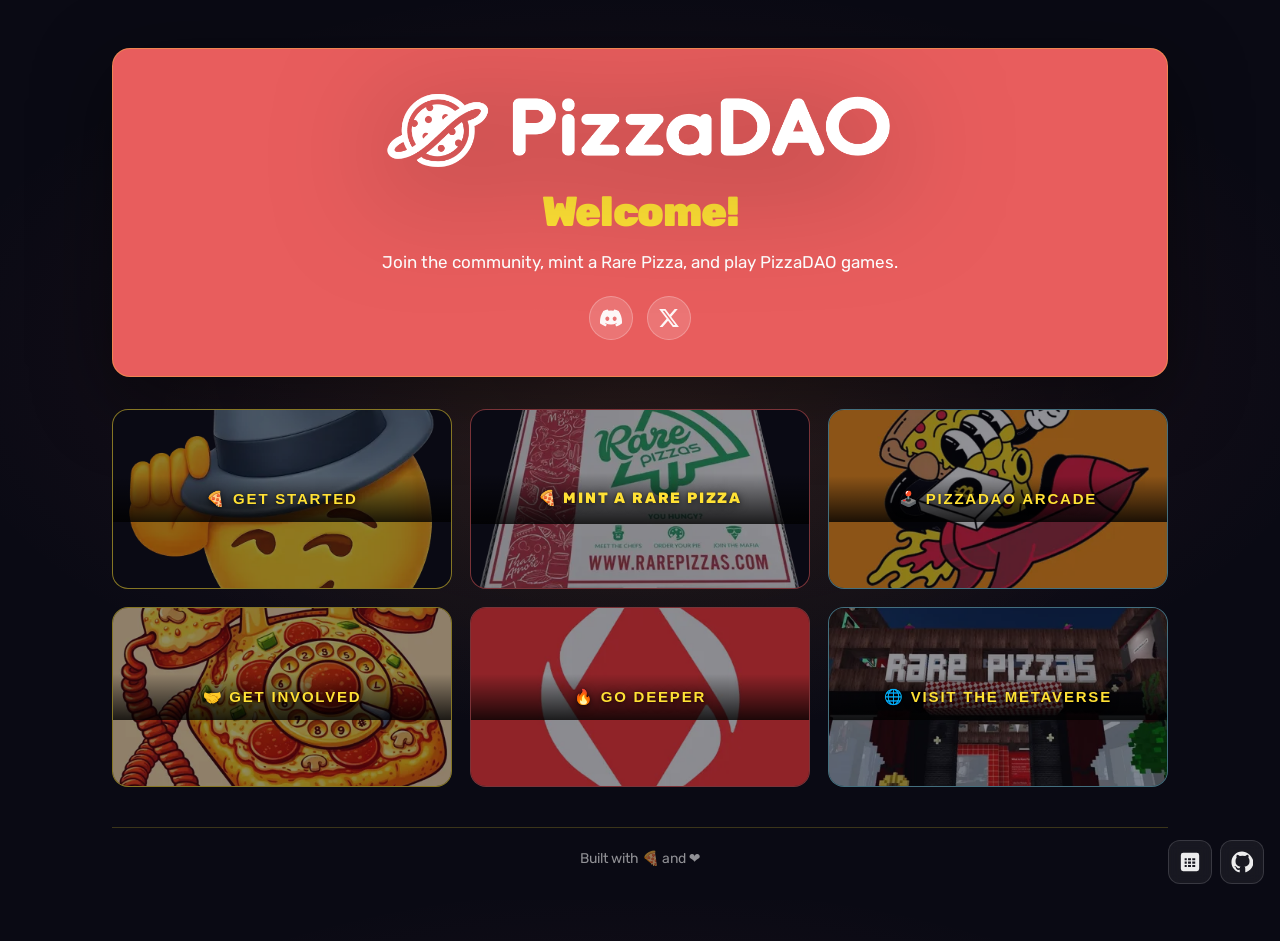
<file: index.html>
<!doctype html>
<html lang="en">
  <head>
    <meta charset="UTF-8" />
    <meta name="viewport" content="width=device-width,initial-scale=1" />
    <title>PizzaDAO — Welcome</title>
    <meta
      name="description"
      content="Get started with PizzaDAO: join the community, mint a Rare Pizza, and play PizzaDAO games."
    />

    <meta property="og:title" content="PizzaDAO — Welcome!" />
    <meta
      property="og:description"
      content="Join the community, mint a Rare Pizza, and play PizzaDAO games."
    />
    <meta property="og:type" content="website" />
    <meta property="og:image" content="https://pizzadao-landing-page.vercel.app/images/og-image.png" />
    <meta property="og:url" content="https://pizzadao-landing-page.vercel.app/" />

    <meta name="twitter:card" content="summary_large_image" />
    <meta name="twitter:site" content="@pizza_dao" />
    <meta name="twitter:title" content="PizzaDAO — Welcome!" />
    <meta name="twitter:description" content="Join the community, mint a Rare Pizza, and play PizzaDAO games." />
    <meta name="twitter:image" content="https://pizzadao-landing-page.vercel.app/images/og-image.png" />

    <link rel="icon" type="image/png" href="images/logo.png" />
    <link rel="canonical" href="https://pizzadao-landing-page.vercel.app/" />
    <meta name="theme-color" content="#0a0a14" />

    <link rel="stylesheet" href="styles.css" />

    <script type="application/ld+json">
    {
      "@context": "https://schema.org",
      "@type": "Organization",
      "name": "PizzaDAO",
      "url": "https://pizzadao-landing-page.vercel.app/",
      "logo": "https://pizzadao-landing-page.vercel.app/images/logo.png",
      "sameAs": [
        "https://x.com/pizza_dao",
        "https://discord.pizzadao.xyz"
      ]
    }
    </script>
  </head>

  <body>
    <div class="wrap">
      <header>
        <img class="logo" src="images/logo.png" alt="PizzaDAO" width="980" height="160" fetchpriority="high" />

        <h1>Welcome!</h1>
        <p class="sub">
          Join the community, mint a Rare Pizza, and play PizzaDAO games.
        </p>

        <div class="socials">
          <a href="https://discord.pizzadao.xyz" target="_blank" rel="noreferrer" aria-label="Join Discord" class="social-icon">
            <svg viewBox="0 0 24 24" fill="white" aria-hidden="true"><path d="M20.317 4.37a19.791 19.791 0 0 0-4.885-1.515.074.074 0 0 0-.079.037c-.21.375-.444.864-.608 1.25a18.27 18.27 0 0 0-5.487 0 12.64 12.64 0 0 0-.617-1.25.077.077 0 0 0-.079-.037A19.736 19.736 0 0 0 3.677 4.37a.07.07 0 0 0-.032.027C.533 9.046-.32 13.58.099 18.057a.082.082 0 0 0 .031.057 19.9 19.9 0 0 0 5.993 3.03.078.078 0 0 0 .084-.028 14.09 14.09 0 0 0 1.226-1.994.076.076 0 0 0-.041-.106 13.107 13.107 0 0 1-1.872-.892.077.077 0 0 1-.008-.128 10.2 10.2 0 0 0 .372-.292.074.074 0 0 1 .077-.01c3.928 1.793 8.18 1.793 12.062 0a.074.074 0 0 1 .078.01c.12.098.246.198.373.292a.077.077 0 0 1-.006.127 12.299 12.299 0 0 1-1.873.892.077.077 0 0 0-.041.107c.36.698.772 1.362 1.225 1.993a.076.076 0 0 0 .084.028 19.839 19.839 0 0 0 6.002-3.03.077.077 0 0 0 .032-.054c.5-5.177-.838-9.674-3.549-13.66a.061.061 0 0 0-.031-.03zM8.02 15.33c-1.183 0-2.157-1.085-2.157-2.419 0-1.333.956-2.419 2.157-2.419 1.21 0 2.176 1.095 2.157 2.42 0 1.333-.956 2.418-2.157 2.418zm7.975 0c-1.183 0-2.157-1.085-2.157-2.419 0-1.333.955-2.419 2.157-2.419 1.21 0 2.176 1.095 2.157 2.42 0 1.333-.946 2.418-2.157 2.418z"/></svg>
          </a>
          <a href="https://x.com/pizza_dao" target="_blank" rel="noreferrer" aria-label="Follow on X" class="social-icon">
            <svg viewBox="0 0 24 24" fill="white" aria-hidden="true"><path d="M18.244 2.25h3.308l-7.227 8.26 8.502 11.24H16.17l-5.214-6.817L4.99 21.75H1.68l7.73-8.835L1.254 2.25H8.08l4.713 6.231zm-1.161 17.52h1.833L7.084 4.126H5.117z"/></svg>
          </a>
        </div>
      </header>

      <main>
        <div class="btn-row">
          <button class="section-btn accent-yellow" data-modal="modal-start">
            <img class="btn-img" src="images/webp/join-pizzadao.webp" alt="" loading="lazy" />
            <span class="btn-label">🍕 Get Started</span>
          </button>
          <a class="section-btn accent-red" href="https://rarepizzas.com/mint" target="_blank" rel="noreferrer">
            <img class="btn-img" src="images/webp/rare-pizzas.webp" alt="" loading="lazy" />
            <span class="btn-label">🍕 Mint a Rare Pizza</span>
          </a>
          <button class="section-btn accent-blue" data-modal="modal-arcade">
            <img class="btn-img" src="images/webp/bitcoin-blastoff.webp" alt="" loading="lazy" />
            <span class="btn-label">🕹️ PizzaDAO Arcade</span>
          </button>
          <button class="section-btn accent-yellow" data-modal="modal-involve">
            <img class="btn-img" src="images/webp/community-call.webp" alt="" loading="lazy" />
            <span class="btn-label">🤝 Get Involved</span>
          </button>
          <button class="section-btn accent-red" data-modal="modal-deeper">
            <img class="btn-img" src="images/webp/ens.webp" alt="" loading="lazy" />
            <span class="btn-label">🔥 Go Deeper</span>
          </button>
          <button class="section-btn accent-blue" data-modal="modal-metaverse">
            <img class="btn-img" src="images/webp/voxels-pizzeria.webp" alt="" loading="lazy" />
            <span class="btn-label">🌐 Visit the Metaverse</span>
          </button>
        </div>

      </main>

      <footer>Built with 🍕 and ❤️</footer>
    </div>

    <!-- Modal: PizzaDAO Arcade -->
    <div class="modal-overlay" id="modal-arcade">
      <div class="modal modal-arcade" role="dialog" aria-modal="true" aria-labelledby="modal-arcade-title">
        <button class="modal-close" aria-label="Close modal">&times;</button>
        <h3 class="modal-title" id="modal-arcade-title">PizzaDAO Arcade</h3>
        <iframe id="arcade-iframe" src="about:blank" allow="autoplay" style="width:100%;height:70vh;border:none;border-radius:12px;background:#000"></iframe>
      </div>
    </div>

    <!-- Modal: Get Started -->
    <div class="modal-overlay" id="modal-start">
      <div class="modal" role="dialog" aria-modal="true" aria-labelledby="modal-start-title">
        <button class="modal-close" aria-label="Close modal">&times;</button>
        <h3 class="modal-title" id="modal-start-title">Get Started</h3>
        <div class="grid" id="modal-start-grid"></div>
      </div>
    </div>

    <!-- Modal: Get Involved -->
    <div class="modal-overlay" id="modal-involve">
      <div class="modal" role="dialog" aria-modal="true" aria-labelledby="modal-involve-title">
        <button class="modal-close" aria-label="Close modal">&times;</button>
        <h3 class="modal-title" id="modal-involve-title">Get Involved</h3>
        <div class="grid" id="modal-involve-grid"></div>
      </div>
    </div>

    <!-- Modal: Go Deeper -->
    <div class="modal-overlay" id="modal-deeper">
      <div class="modal" role="dialog" aria-modal="true" aria-labelledby="modal-deeper-title">
        <button class="modal-close" aria-label="Close modal">&times;</button>
        <h3 class="modal-title" id="modal-deeper-title">Go Deeper</h3>
        <div class="grid" id="modal-deeper-grid"></div>
      </div>
    </div>

    <!-- Modal: Metaverse -->
    <div class="modal-overlay" id="modal-metaverse">
      <div class="modal" role="dialog" aria-modal="true" aria-labelledby="modal-metaverse-title">
        <button class="modal-close" aria-label="Close modal">&times;</button>
        <h3 class="modal-title" id="modal-metaverse-title">Enter the Metaverse</h3>
        <div class="grid" id="modal-metaverse-grid"></div>
      </div>
    </div>

    <!-- Bottom-right Google Sheets link -->
    <a
      class="sheets-link"
      href="https://docs.google.com/spreadsheets/d/1_r-OKdLUcJWGN17a2H8FPi5zUq9yoNadJpGyVoFY5ro/edit?gid=0#gid=0"
      target="_blank"
      rel="noreferrer"
      aria-label="Open Google Sheets"
    >
      <svg viewBox="0 0 24 24" fill="white" aria-hidden="true"><path d="M19.385 2H4.615A2.614 2.614 0 0 0 2 4.615v14.77A2.614 2.614 0 0 0 4.615 22h14.77A2.614 2.614 0 0 0 22 19.385V4.615A2.614 2.614 0 0 0 19.385 2zM8.462 17.538H6.154v-2.308h2.308v2.308zm0-3.692H6.154v-2.308h2.308v2.308zm0-3.692H6.154V7.846h2.308v2.308zm4.615 7.384h-3.23v-2.308h3.23v2.308zm0-3.692h-3.23v-2.308h3.23v2.308zm0-3.692h-3.23V7.846h3.23v2.308zm4.615 7.384h-3.23v-2.308h3.23v2.308zm0-3.692h-3.23v-2.308h3.23v2.308zm0-3.692h-3.23V7.846h3.23v2.308z"/></svg>
    </a>

    <!-- Bottom-right GitHub link -->
    <a
      class="github-link"
      href="https://github.com/PizzaDAO/pizzadao-landing-page"
      target="_blank"
      rel="noreferrer"
      aria-label="PizzaDAO Landing Page on GitHub"
    >
      <svg viewBox="0 0 24 24" aria-hidden="true">
        <path
          d="M12 .5C5.73.5.5 5.74.5 12.2c0 5.17 3.44 9.56 8.21 11.1.6.11.82-.27.82-.59v-2.2c-3.34.75-4.04-1.65-4.04-1.65-.55-1.44-1.34-1.82-1.34-1.82-1.1-.78.08-.77.08-.77 1.22.09 1.86 1.28 1.86 1.28 1.08 1.92 2.83 1.37 3.52 1.05.11-.8.42-1.37.76-1.69-2.66-.31-5.46-1.37-5.46-6.09 0-1.35.46-2.45 1.23-3.32-.12-.31-.53-1.56.12-3.25 0 0 1-.33 3.3 1.27a11.1 11.1 0 0 1 6 0c2.3-1.6 3.3-1.27 3.3-1.27.65 1.69.24 2.94.12 3.25.77.87 1.23 1.97 1.23 3.32 0 4.73-2.8 5.78-5.47 6.08.43.38.81 1.12.81 2.26v3.35c0 .32.22.7.82.59 4.77-1.54 8.21-5.93 8.21-11.1C23.5 5.74 18.27.5 12 .5z"
        />
      </svg>
    </a>

    <script src="app.js"></script>
  </body>
</html>
</file>
<file: styles.css>
/* Self-hosted Rubik variable font (Latin + Latin-ext) */
@font-face {
  font-family: 'Rubik';
  font-style: normal;
  font-weight: 400 900;
  font-display: swap;
  src: url(fonts/rubik-latin-ext.woff2) format('woff2');
  unicode-range: U+0100-02BA, U+02BD-02C5, U+02C7-02CC, U+02CE-02D7, U+02DD-02FF,
    U+0304, U+0308, U+0329, U+1D00-1DBF, U+1E00-1E9F, U+1EF2-1EFF, U+2020,
    U+20A0-20AB, U+20AD-20C0, U+2113, U+2C60-2C7F, U+A720-A7FF;
}
@font-face {
  font-family: 'Rubik';
  font-style: normal;
  font-weight: 400 900;
  font-display: swap;
  src: url(fonts/rubik-latin.woff2) format('woff2');
  unicode-range: U+0000-00FF, U+0131, U+0152-0153, U+02BB-02BC, U+02C6, U+02DA,
    U+02DC, U+0304, U+0308, U+0329, U+2000-206F, U+20AC, U+2122, U+2191, U+2193,
    U+2212, U+2215, U+FEFF, U+FFFD;
}

:root {
  --bg: #0a0a14;
  --text: rgba(255, 255, 255, 0.92);
  --muted: rgba(255, 255, 255, 0.68);
  --stroke: rgba(255, 255, 255, 0.12);
  --shadow: 0 20px 80px rgba(0, 0, 0, 0.45);
  --radius: 18px;
  --pizza-yellow: #FFE135;
  --pizza-red: #E85D5D;
  --pizza-blue: #7DD3E8;
  --accent: #E85D5D;
}

* {
  box-sizing: border-box;
}
html,
body {
  height: 100%;
}
body {
  margin: 0;
  font-family: 'Rubik', ui-sans-serif, system-ui, -apple-system, Segoe UI, Roboto,
    Helvetica, Arial, "Apple Color Emoji", "Segoe UI Emoji";
  color: var(--text);
  background: var(--bg);
  background-image:
    radial-gradient(ellipse 80% 60% at 50% 40%, rgba(232,93,93,0.10) 0%, transparent 70%),
    radial-gradient(ellipse 60% 50% at 50% 50%, rgba(255,225,53,0.06) 0%, transparent 65%);
  font-size: 16px;
  line-height: 1.55;
  -webkit-font-smoothing: antialiased;
  text-rendering: optimizeLegibility;
}

a {
  color: inherit;
  text-decoration: none;
}
a:focus-visible,
button:focus-visible {
  outline: 3px solid rgba(255, 225, 53, 0.55);
  outline-offset: 2px;
  border-radius: 10px;
}

.wrap {
  max-width: 1100px;
  margin: 0 auto;
  padding: 48px 22px 72px;
}

header {
  display: grid;
  gap: 14px;
  padding: 36px 28px;
  border: 1px solid rgba(255,225,53,0.3);
  background: #E85D5D;
  border-radius: var(--radius);
  box-shadow: var(--shadow);
  position: relative;
  overflow: hidden;
  text-align: center;
  justify-items: center;
}

.logo {
  width: min(520px, 90%);
  height: auto;
  margin: 4px 0 2px;
  filter: drop-shadow(0 18px 60px rgba(0, 0, 0, 0.55));
}

h1 {
  margin: 0;
  font-size: clamp(28px, 3.6vw, 42px);
  font-weight: 900;
  letter-spacing: -0.03em;
  line-height: 1.08;
  color: var(--pizza-yellow);
}

.sub {
  margin: 0;
  color: rgba(255, 255, 255, 1);
  font-size: 17px;
  line-height: 1.55;
  max-width: 72ch;
}

/* Social icon links */
.socials {
  display: flex;
  gap: 14px;
  margin-top: 6px;
  justify-content: center;
}
.social-icon {
  width: 44px;
  height: 44px;
  display: flex;
  align-items: center;
  justify-content: center;
  border-radius: 50%;
  background: rgba(255, 255, 255, 0.15);
  border: 1px solid rgba(255, 255, 255, 0.25);
  transition: transform 120ms ease, background 120ms ease,
    border-color 120ms ease;
}
.social-icon svg {
  width: 22px;
  height: 22px;
  opacity: 0.95;
}
.social-icon:hover {
  transform: translateY(-2px);
  background: rgba(255, 255, 255, 0.25);
  border-color: var(--pizza-yellow);
}

main {
  margin-top: 32px;
}

.grid {
  display: grid;
  gap: 14px;
  grid-template-columns: repeat(1, minmax(0, 1fr));
}
@media (min-width: 700px) {
  .grid {
    grid-template-columns: repeat(2, minmax(0, 1fr));
  }
}
@media (min-width: 980px) {
  .grid {
    grid-template-columns: repeat(3, minmax(0, 1fr));
  }
}

.card {
  border-radius: var(--radius);
  border: 1px solid var(--stroke);
  background: linear-gradient(
    180deg,
    rgba(255, 255, 255, 0.07),
    rgba(255, 255, 255, 0.03)
  );
  box-shadow: 0 18px 60px rgba(0, 0, 0, 0.35);
  overflow: hidden;
  transition: transform 140ms ease, border-color 140ms ease,
    background 140ms ease, box-shadow 140ms ease;
  display: grid;
  grid-template-columns: 110px 1fr;
  gap: 14px;
  padding: 14px;
  align-items: center;
  min-height: 132px;
}

.card:hover {
  transform: translateY(-2px);
  border-color: var(--accent);
  background: linear-gradient(
    180deg,
    rgba(255, 255, 255, 0.09),
    rgba(255, 255, 255, 0.04)
  );
  box-shadow: 0 20px 70px rgba(0, 0, 0, 0.42);
}

.thumb {
  width: 110px;
  height: 110px;
  border-radius: 16px;
  overflow: hidden;
  border: 1px solid rgba(255, 255, 255, 0.14);
  background: rgba(0, 0, 0, 0.25);
  flex: 0 0 auto;
}
.thumb img {
  width: 100%;
  height: 100%;
  object-fit: cover;
  display: block;
  filter: saturate(1.05) contrast(1.05);
}

.cardBody {
  min-width: 0;
}

.titleRow {
  display: flex;
  align-items: center;
  justify-content: space-between;
  gap: 10px;
}

.title {
  margin: 0;
  font-size: 17px;
  font-weight: 700;
  letter-spacing: -0.015em;
  line-height: 1.2;
}

.meta {
  margin-top: 7px;
  color: var(--muted);
  font-size: 14px;
  line-height: 1.45;
}

footer {
  margin-top: 40px;
  color: rgba(255, 255, 255, 0.55);
  font-size: 14px;
  text-align: center;
  padding-top: 20px;
  border-top: 1px solid rgba(255, 225, 53, 0.2);
}

code {
  font-family: ui-monospace, SFMono-Regular, Menlo, Monaco, Consolas,
    "Liberation Mono", "Courier New", monospace;
  font-size: 0.95em;
}

/* Sheets corner link */
.sheets-link {
  position: fixed;
  bottom: 16px;
  right: 68px;
  z-index: 1000;
  width: 44px;
  height: 44px;
  border-radius: 12px;
  display: flex;
  align-items: center;
  justify-content: center;
  background: rgba(255, 255, 255, 0.06);
  border: 1px solid rgba(255, 255, 255, 0.14);
  backdrop-filter: blur(6px);
  transition: transform 120ms ease, border-color 120ms ease,
    background 120ms ease;
}
.sheets-link:hover {
  transform: translateY(-2px);
  border-color: var(--accent);
  background: rgba(255, 255, 255, 0.1);
}
.sheets-link svg {
  width: 22px;
  height: 22px;
  fill: white;
  opacity: 0.92;
}

/* GitHub corner link */
.github-link {
  position: fixed;
  bottom: 16px;
  right: 16px;
  z-index: 1000;
  width: 44px;
  height: 44px;
  border-radius: 12px;
  display: flex;
  align-items: center;
  justify-content: center;
  background: rgba(255, 255, 255, 0.06);
  border: 1px solid rgba(255, 255, 255, 0.14);
  backdrop-filter: blur(6px);
  transition: transform 120ms ease, border-color 120ms ease,
    background 120ms ease;
}
.github-link:hover {
  transform: translateY(-2px);
  border-color: var(--accent);
  background: rgba(255, 255, 255, 0.1);
}
.github-link svg {
  width: 22px;
  height: 22px;
  fill: white;
  opacity: 0.92;
}

/* Body scroll lock when modal is open */
body.modal-open {
  overflow: hidden;
}

/* --- Modal styles --- */
.modal-overlay {
  display: flex;
  position: fixed;
  inset: 0;
  z-index: 2000;
  background: rgba(0, 0, 0, 0.75);
  backdrop-filter: blur(10px);
  justify-content: center;
  align-items: center;
  padding: 24px;
  visibility: hidden;
  opacity: 0;
  transition: opacity 200ms ease, visibility 0s 200ms;
}
.modal-overlay.open {
  visibility: visible;
  opacity: 1;
  transition: opacity 200ms ease;
}
.modal-overlay .modal {
  transform: translateY(12px) scale(0.98);
  transition: transform 200ms ease;
}
.modal-overlay.open .modal {
  transform: translateY(0) scale(1);
}
.modal {
  background: linear-gradient(180deg, #1a1a24 0%, #111118 100%);
  border: 1px solid rgba(255, 225, 53, 0.2);
  border-radius: var(--radius);
  box-shadow:
    0 30px 100px rgba(0, 0, 0, 0.7),
    0 0 60px rgba(255, 225, 53, 0.06),
    inset 0 1px 0 rgba(255, 255, 255, 0.06);
  max-width: 780px;
  width: 100%;
  padding: 32px 28px 28px;
  position: relative;
}
.modal-close {
  position: absolute;
  top: 10px;
  right: 12px;
  width: 32px;
  height: 32px;
  display: flex;
  align-items: center;
  justify-content: center;
  background: rgba(255, 255, 255, 0.06);
  border: 1px solid rgba(255, 255, 255, 0.1);
  border-radius: 50%;
  color: var(--muted);
  font-size: 18px;
  cursor: pointer;
  padding: 0;
  line-height: 1;
  transition: background 120ms ease, color 120ms ease;
}
.modal-close:hover {
  color: var(--text);
  background: rgba(255, 255, 255, 0.12);
}
.modal-title {
  margin: 0 0 22px;
  font-size: 22px;
  font-weight: 900;
  letter-spacing: 0.06em;
  text-transform: uppercase;
  text-align: center;
  color: var(--pizza-yellow);
}
.modal-title::after {
  content: "";
  display: block;
  width: 40px;
  height: 3px;
  background: var(--pizza-red);
  border-radius: 2px;
  margin: 10px auto 0;
}

/* Modal cards: vertical layout */
.modal .card {
  grid-template-columns: 1fr;
  grid-template-rows: auto 1fr;
  text-align: center;
  padding: 0;
  min-height: auto;
  border-color: rgba(255, 255, 255, 0.08);
  background: linear-gradient(180deg, rgba(255,255,255,0.05) 0%, rgba(255,255,255,0.02) 100%);
}
.modal .card:hover {
  border-color: var(--pizza-red);
  background: linear-gradient(180deg, rgba(255,255,255,0.08) 0%, rgba(255,255,255,0.03) 100%);
}
.modal .thumb {
  width: 100%;
  height: 140px;
  border-radius: 16px 16px 0 0;
  border: none;
  border-bottom: 1px solid rgba(255, 255, 255, 0.06);
}
.modal .cardBody {
  padding: 14px 16px 16px;
}
.modal .titleRow {
  justify-content: center;
}
.modal .title {
  font-size: 16px;
  font-weight: 800;
}
.modal .meta {
  font-size: 13px;
  margin-top: 6px;
}
.modal .grid {
  grid-template-columns: repeat(1, minmax(0, 1fr));
}
@media (min-width: 600px) {
  .modal .grid {
    grid-template-columns: repeat(3, minmax(0, 1fr));
  }
}

/* Arcade modal: wider for iframe */
.modal-arcade {
  max-width: 960px;
}

/* Go Deeper modal: center 2 cards */
#modal-deeper-grid {
  max-width: 520px;
  margin: 0 auto;
}
@media (min-width: 600px) {
  #modal-deeper-grid {
    grid-template-columns: repeat(2, minmax(0, 1fr));
    max-width: 740px;
  }
}

.section-btn {
  display: flex;
  flex-direction: column;
  align-items: center;
  justify-content: flex-end;
  gap: 0;
  padding: 0;
  border-radius: 16px;
  border: 1px solid rgba(255, 225, 53, 0.4);
  overflow: hidden;
  position: relative;
  min-height: 180px;
  color: var(--pizza-yellow);
  font-size: 15px;
  font-weight: 800;
  letter-spacing: 0.12em;
  text-transform: uppercase;
  cursor: pointer;
  transition: transform 120ms ease, border-color 120ms ease,
    box-shadow 120ms ease;
  text-decoration: none;
  background: #0a0a14;
}
.section-btn .btn-img {
  position: absolute;
  inset: 0;
  width: 100%;
  height: 100%;
  object-fit: cover;
  opacity: 0.55;
  transition: opacity 200ms ease;
}
.section-btn .btn-label {
  position: relative;
  z-index: 1;
  padding: 14px 16px;
  width: 100%;
  text-align: center;
  background: linear-gradient(0deg, rgba(0,0,0,0.8) 0%, transparent 100%);
  text-shadow: 0 2px 8px rgba(0,0,0,0.7), 0 0 2px rgba(0,0,0,0.5);
}
.section-btn:hover {
  transform: translateY(-2px);
  border-color: rgba(255, 225, 53, 0.65);
  box-shadow: 0 12px 40px rgba(0, 0, 0, 0.5);
}
.section-btn:hover .btn-img {
  opacity: 0.7;
}
.section-btn:active {
  transform: translateY(0) scale(0.98);
}

/* Accent border color variants */
.section-btn.accent-yellow { border-color: rgba(255,225,53,0.5); }
.section-btn.accent-yellow:hover {
  border-color: rgba(255,225,53,0.8);
  box-shadow: 0 12px 40px rgba(0,0,0,0.5), 0 0 20px rgba(255,225,53,0.15);
}
.section-btn.accent-red { border-color: rgba(232,93,93,0.5); }
.section-btn.accent-red:hover {
  border-color: rgba(232,93,93,0.8);
  box-shadow: 0 12px 40px rgba(0,0,0,0.5), 0 0 20px rgba(232,93,93,0.15);
}
.section-btn.accent-blue { border-color: rgba(125,211,232,0.5); }
.section-btn.accent-blue:hover {
  border-color: rgba(125,211,232,0.8);
  box-shadow: 0 12px 40px rgba(0,0,0,0.5), 0 0 20px rgba(125,211,232,0.15);
}

/* Button grid */
.btn-row {
  display: grid;
  gap: 18px;
  grid-template-columns: repeat(2, 1fr);
}
@media (min-width: 700px) {
  .btn-row {
    grid-template-columns: repeat(3, 1fr);
  }
}
.btn-row .section-btn {
  justify-content: center;
  text-align: center;
  width: 100%;
}

/* --- Entrance animations --- */
@keyframes fadeSlideUp {
  from {
    opacity: 0;
    transform: translateY(16px);
  }
  to {
    opacity: 1;
    transform: translateY(0);
  }
}

.btn-row .section-btn {
  opacity: 0;
  animation: fadeSlideUp 0.4s ease forwards;
}
.btn-row .section-btn:nth-child(1) { animation-delay: 0ms; }
.btn-row .section-btn:nth-child(2) { animation-delay: 70ms; }
.btn-row .section-btn:nth-child(3) { animation-delay: 140ms; }
.btn-row .section-btn:nth-child(4) { animation-delay: 210ms; }
.btn-row .section-btn:nth-child(5) { animation-delay: 280ms; }
.btn-row .section-btn:nth-child(6) { animation-delay: 350ms; }

@media (prefers-reduced-motion: reduce) {
  .btn-row .section-btn {
    opacity: 1;
    animation: none;
  }
}

/* --- Loading shimmer for button images --- */
@keyframes shimmer {
  0% { background-position: -200% 0; }
  100% { background-position: 200% 0; }
}

.section-btn::before {
  content: "";
  position: absolute;
  inset: 0;
  z-index: 0;
  background: linear-gradient(
    90deg,
    rgba(255,255,255,0.03) 25%,
    rgba(255,255,255,0.08) 50%,
    rgba(255,255,255,0.03) 75%
  );
  background-size: 200% 100%;
  animation: shimmer 1.8s ease-in-out infinite;
}

.section-btn.img-loaded::before {
  display: none;
}
</file>
